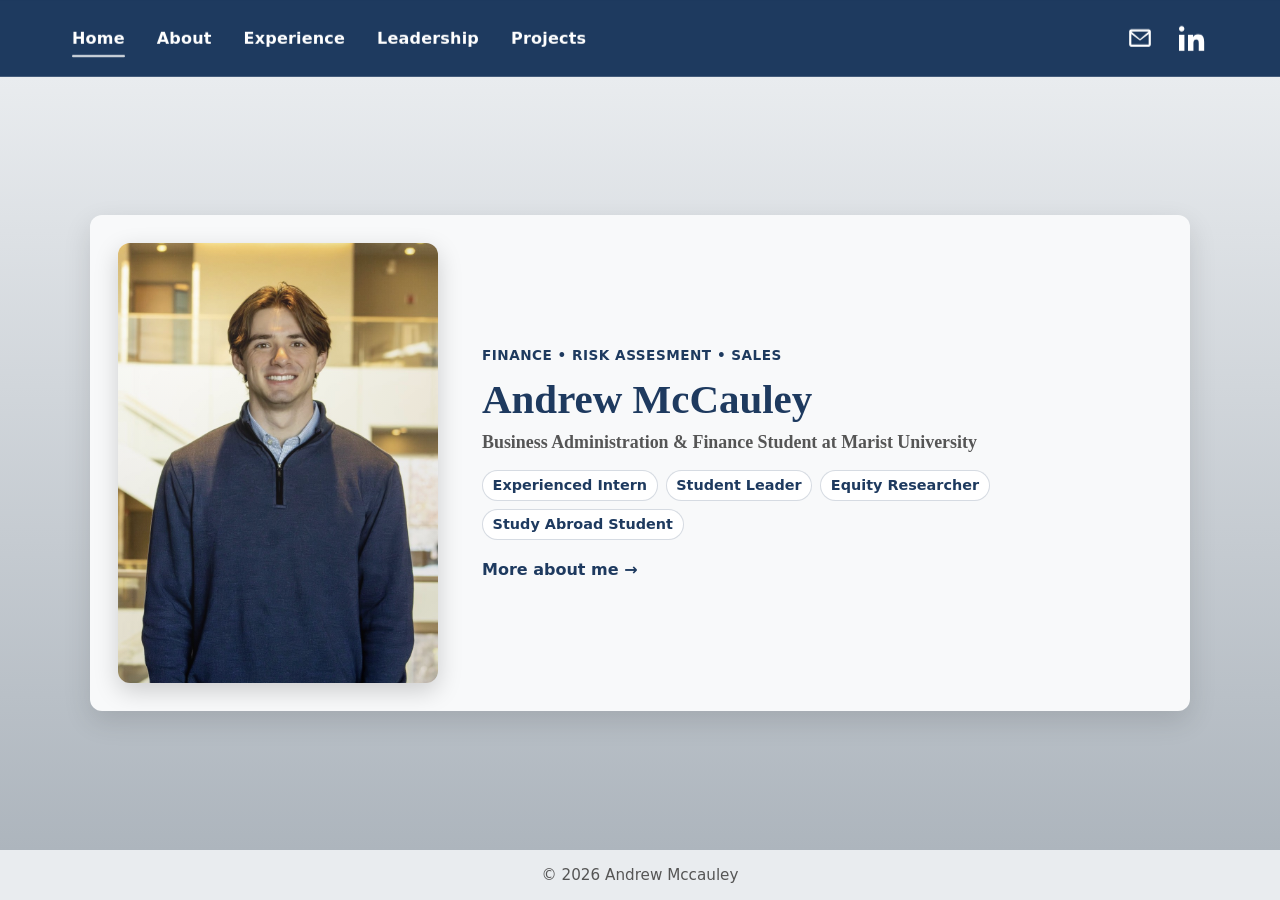
<file: index.html>
<!doctype html>
<html lang="en">
  <head>
    <meta charset="UTF-8" />
    <meta name="viewport" content="width=device-width, initial-scale=1.0" />
    <title>My Site — Andrew McCauley</title>

    <link rel="stylesheet" href="css/style.css" />
  </head>
  <body>
    <!-- Header/Nav -->
    <header id="site-header" aria-label="Primary">
      <nav>
        <div class="nav-left">
          <ul>
            <li><a class="nav-link" href="index.html">Home</a></li>
            <li><a class="nav-link" href="about.html">About</a></li>
            <li><a class="nav-link" href="experience.html">Experience</a></li>
            <li><a class="nav-link" href="leadership.html">Leadership</a></li>
            <li><a class="nav-link" href="projects.html">Projects</a></li>
          </ul>
        </div>
        <div class="nav-right">
          <!-- Email icon -->
          <a
            class="icon-btn"
            href="mailto:Andrew.McCauley1@marist.edu"
            aria-label="Email"
            title="Email"
          >
            <svg viewBox="0 0 24 24">
              <path
                d="M20 4H4c-1.1 0-2 .9-2 2v12c0 1.1.9 2 2 
            2h16c1.1 0 2-.9 2-2V6c0-1.1-.9-2-2-2zm0 
            2v.01L12 13 4 6.01V6h16zM4 18V8.24l7.4 
            5.55c.36.27.84.27 1.2 0L20 
            8.24V18H4z"
              />
            </svg>
          </a>
          <!-- LinkedIn icon -->
          <a
            class="icon-btn"
            href="https://www.linkedin.com/in/andrew-mccauley-b9a352258/"
            target="_blank"
            rel="noopener"
            aria-label="LinkedIn"
            title="LinkedIn"
          >
            <svg viewBox="0 0 24 24">
              <path
                d="M4.98 3.5C4.98 4.88 3.86 6 2.5 6S0 
            4.88 0 3.5 1.12 1 2.5 1 4.98 2.12 4.98 
            3.5zM0 8.98h5V24H0V8.98zM8.48 8.98H13v2.05h.06c.63-1.19 
            2.18-2.45 4.49-2.45 4.8 0 5.68 3.16 5.68 
            7.27V24h-5v-6.87c0-1.64-.03-3.74-2.28-3.74-2.28 
            0-2.63 1.78-2.63 3.62V24h-5V8.98z"
              />
            </svg>
          </a>
        </div>
      </nav>
    </header>

    <!-- Main -->
    <main>
      <section class="reveal-up">
        <div class="hero-card">
          <div class="hero-inner">
            <div class="image-box"></div>

            <div class="text-box">
              <p class="hero-kicker">FINANCE • RISK ASSESMENT • SALES</p>

              <h1>Andrew McCauley</h1>
              <h2>
                Business Administration & Finance Student at Marist University
              </h2>

              <div class="hero-tags">
                <span class="tag">Experienced Intern</span>
                <span class="tag">Student Leader</span>
                <span class="tag">Equity Researcher</span>
                <span class="tag">Study Abroad Student</span>
              </div>

              <a class="text-link" href="about.html">More about me →</a>
            </div>
          </div>
        </div>
      </section>
    </main>

    <!-- Footer -->
    <footer>&copy; 2026 Andrew Mccauley</footer>

    <!-- ============== JS for load animation & active link ============== -->
    <script src="js/main.js"></script>
  </body>
</html>
</file>
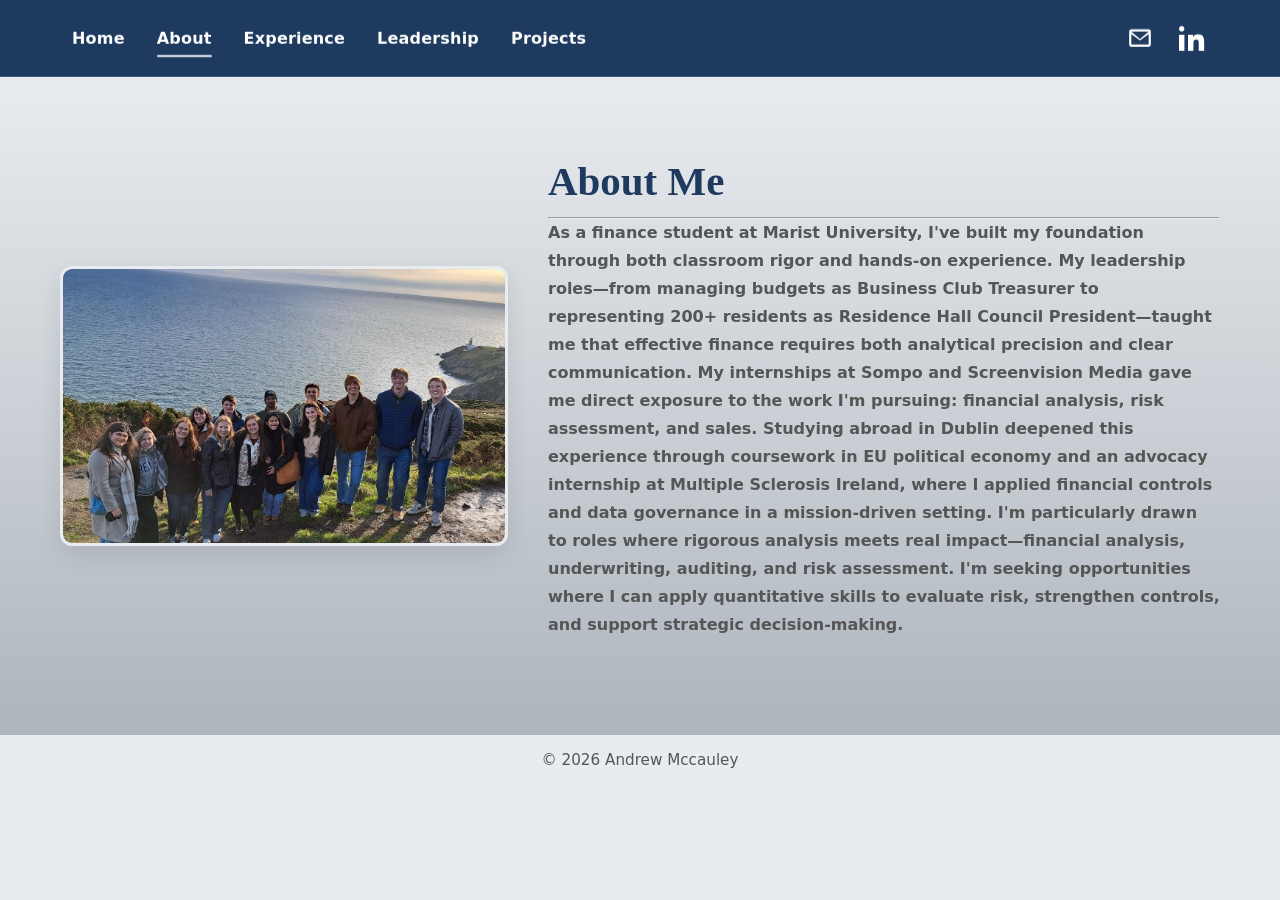
<file: about.html>
<!doctype html>
<html lang="en">
  <head>
    <meta charset="UTF-8" />
    <meta name="viewport" content="width=device-width, initial-scale=1.0" />
    <title>About — Andrew McCauley</title>
    <link rel="stylesheet" href="css/style.css" />
  </head>
  <body>
    <!-- Header/Nav -->
    <header id="site-header" aria-label="Primary">
      <nav>
        <div class="nav-left">
          <ul>
            <li><a class="nav-link" href="index.html">Home</a></li>
            <li><a class="nav-link" href="about.html">About</a></li>
            <li><a class="nav-link" href="experience.html">Experience</a></li>
            <li><a class="nav-link" href="leadership.html">Leadership</a></li>
            <li><a class="nav-link" href="projects.html">Projects</a></li>
          </ul>
        </div>
        <div class="nav-right">
          <!-- Email icon -->
          <a
            class="icon-btn"
            href="mailto:youremail@example.com"
            aria-label="Email"
            title="Email"
          >
            <svg viewBox="0 0 24 24">
              <path
                d="M20 4H4c-1.1 0-2 .9-2 2v12c0 1.1.9 2 2 
            2h16c1.1 0 2-.9 2-2V6c0-1.1-.9-2-2-2zm0 
            2v.01L12 13 4 6.01V6h16zM4 18V8.24l7.4 
            5.55c.36.27.84.27 1.2 0L20 8.24V18H4z"
              />
            </svg>
          </a>
          <!-- LinkedIn icon -->
          <a
            class="icon-btn"
            href="https://www.linkedin.com/in/andrew-mccauley-b9a352258/"
            target="_blank"
            rel="noopener"
            aria-label="LinkedIn"
            title="LinkedIn"
          >
            <svg viewBox="0 0 24 24">
              <path
                d="M4.98 3.5C4.98 4.88 3.86 6 2.5 
            6S0 4.88 0 3.5 1.12 1 2.5 1 4.98 2.12 4.98 
            3.5zM0 8.98h5V24H0V8.98zM8.48 8.98H13v2.05h.06c.63-1.19 
            2.18-2.45 4.49-2.45 4.8 0 5.68 3.16 5.68 7.27V24h-5v-6.87c0-1.64-.03-3.74-2.28-3.74-2.28 
            0-2.63 1.78-2.63 3.62V24h-5V8.98z"
              />
            </svg>
          </a>
        </div>
      </nav>
    </header>

    <!-- Main -->
    <section class="about-text reveal-up">
      <main>
        <!-- Rotating Photos -->
        <div class="about-wrap">
          <div class="about-photo reveal-up">
            <img
              src="images/About-Img.jpg"
              alt="Portrait of Andrew McCauley"
              class="about-slide active"
            />
            <img
              src="images/About-Img2.jpeg"
              alt="ScreenVision Media event photo"
              class="about-slide"
            />
            <img
              src="images/About-Img3.jpeg"
              alt="Andrew McCauley candid photo"
              class="about-slide"
            />
          </div>

          <section class="about-text reveal-up">
            <h1>About Me</h1>
            <hr />
            <p>
              <b>
                As a finance student at Marist University, I've built my
                foundation through both classroom rigor and hands-on experience.
                My leadership roles—from managing budgets as Business Club
                Treasurer to representing 200+ residents as Residence Hall
                Council President—taught me that effective finance requires both
                analytical precision and clear communication. My internships at
                Sompo and Screenvision Media gave me direct exposure to the work
                I'm pursuing: financial analysis, risk assessment, and sales.
                Studying abroad in Dublin deepened this experience through
                coursework in EU political economy and an advocacy internship at
                Multiple Sclerosis Ireland, where I applied financial controls
                and data governance in a mission-driven setting. I'm
                particularly drawn to roles where rigorous analysis meets real
                impact—financial analysis, underwriting, auditing, and risk
                assessment. I'm seeking opportunities where I can apply
                quantitative skills to evaluate risk, strengthen controls, and
                support strategic decision-making.
              </b>
            </p>
          </section>
        </div>
      </main>
    </section>

    <!-- Footer -->
    <footer>&copy; 2026 Andrew Mccauley</footer>

    <script src="js/main.js"></script>
  </body>
</html>
</file>
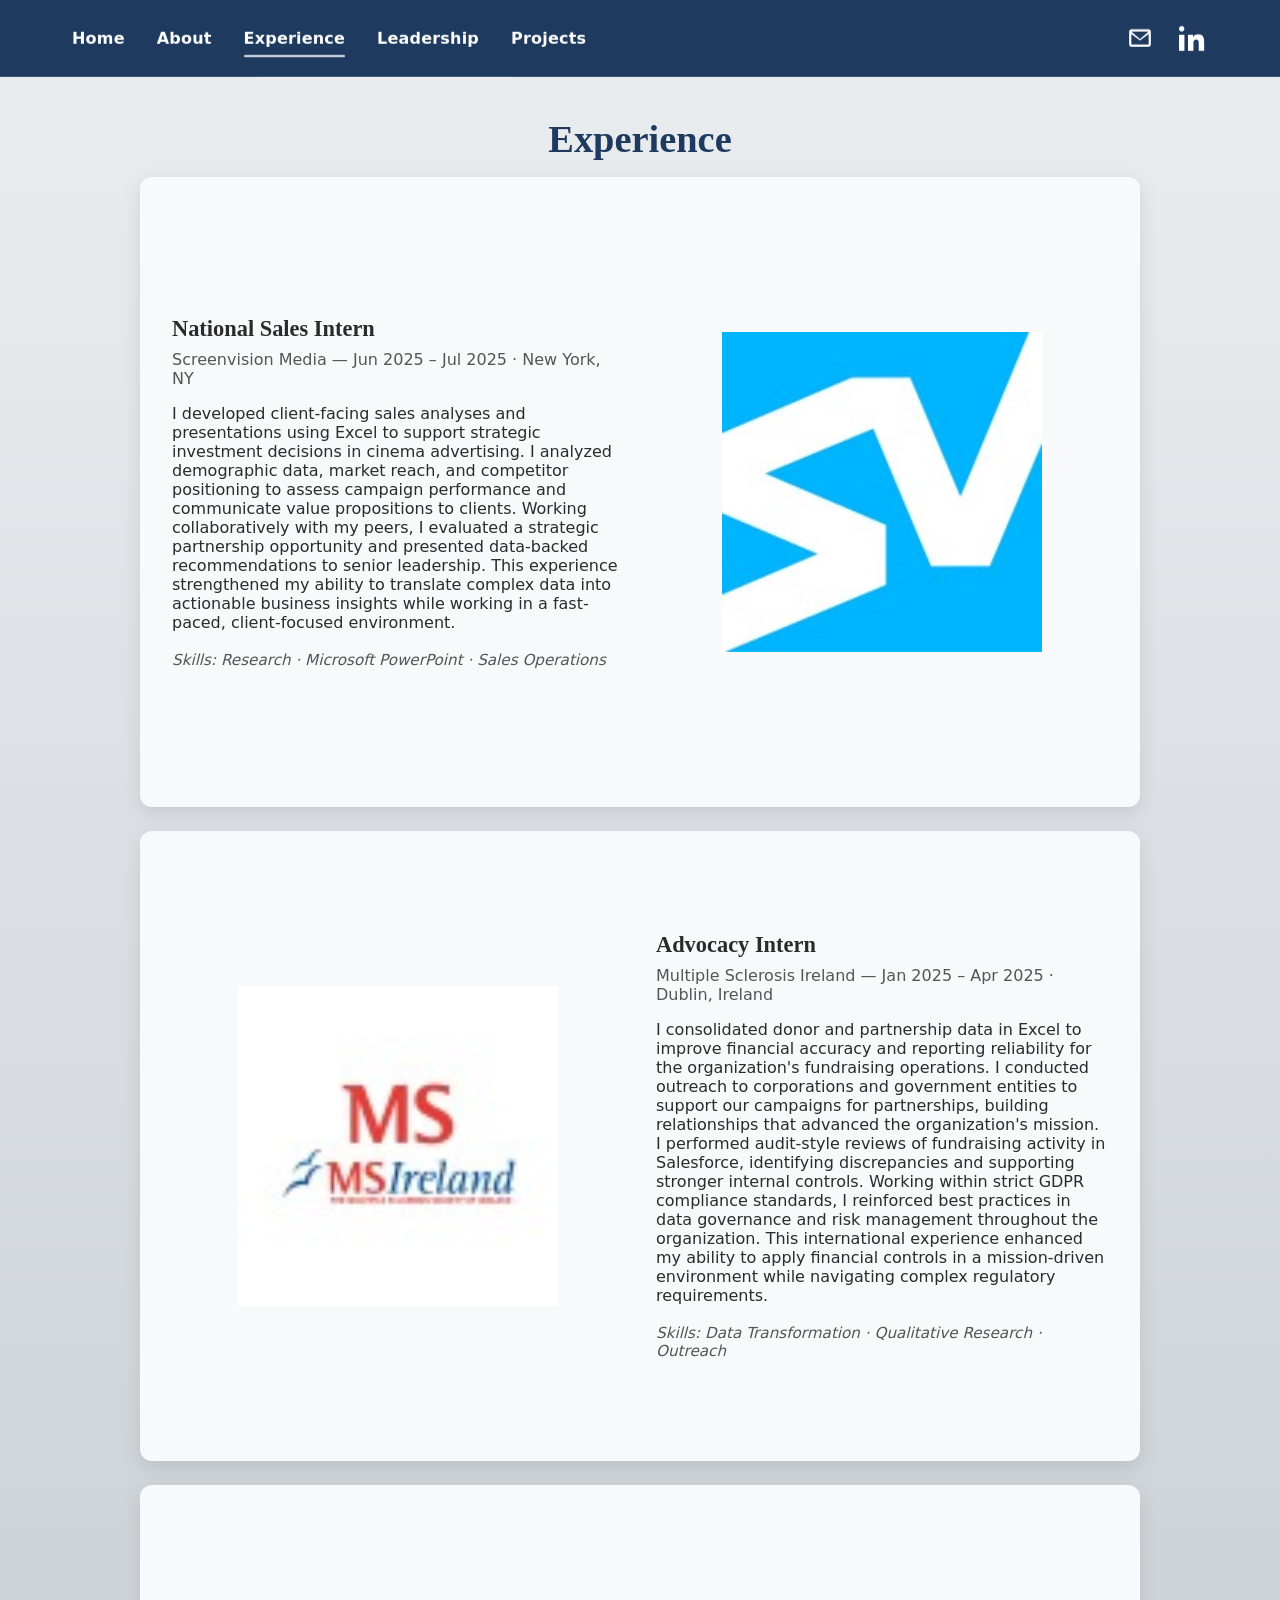
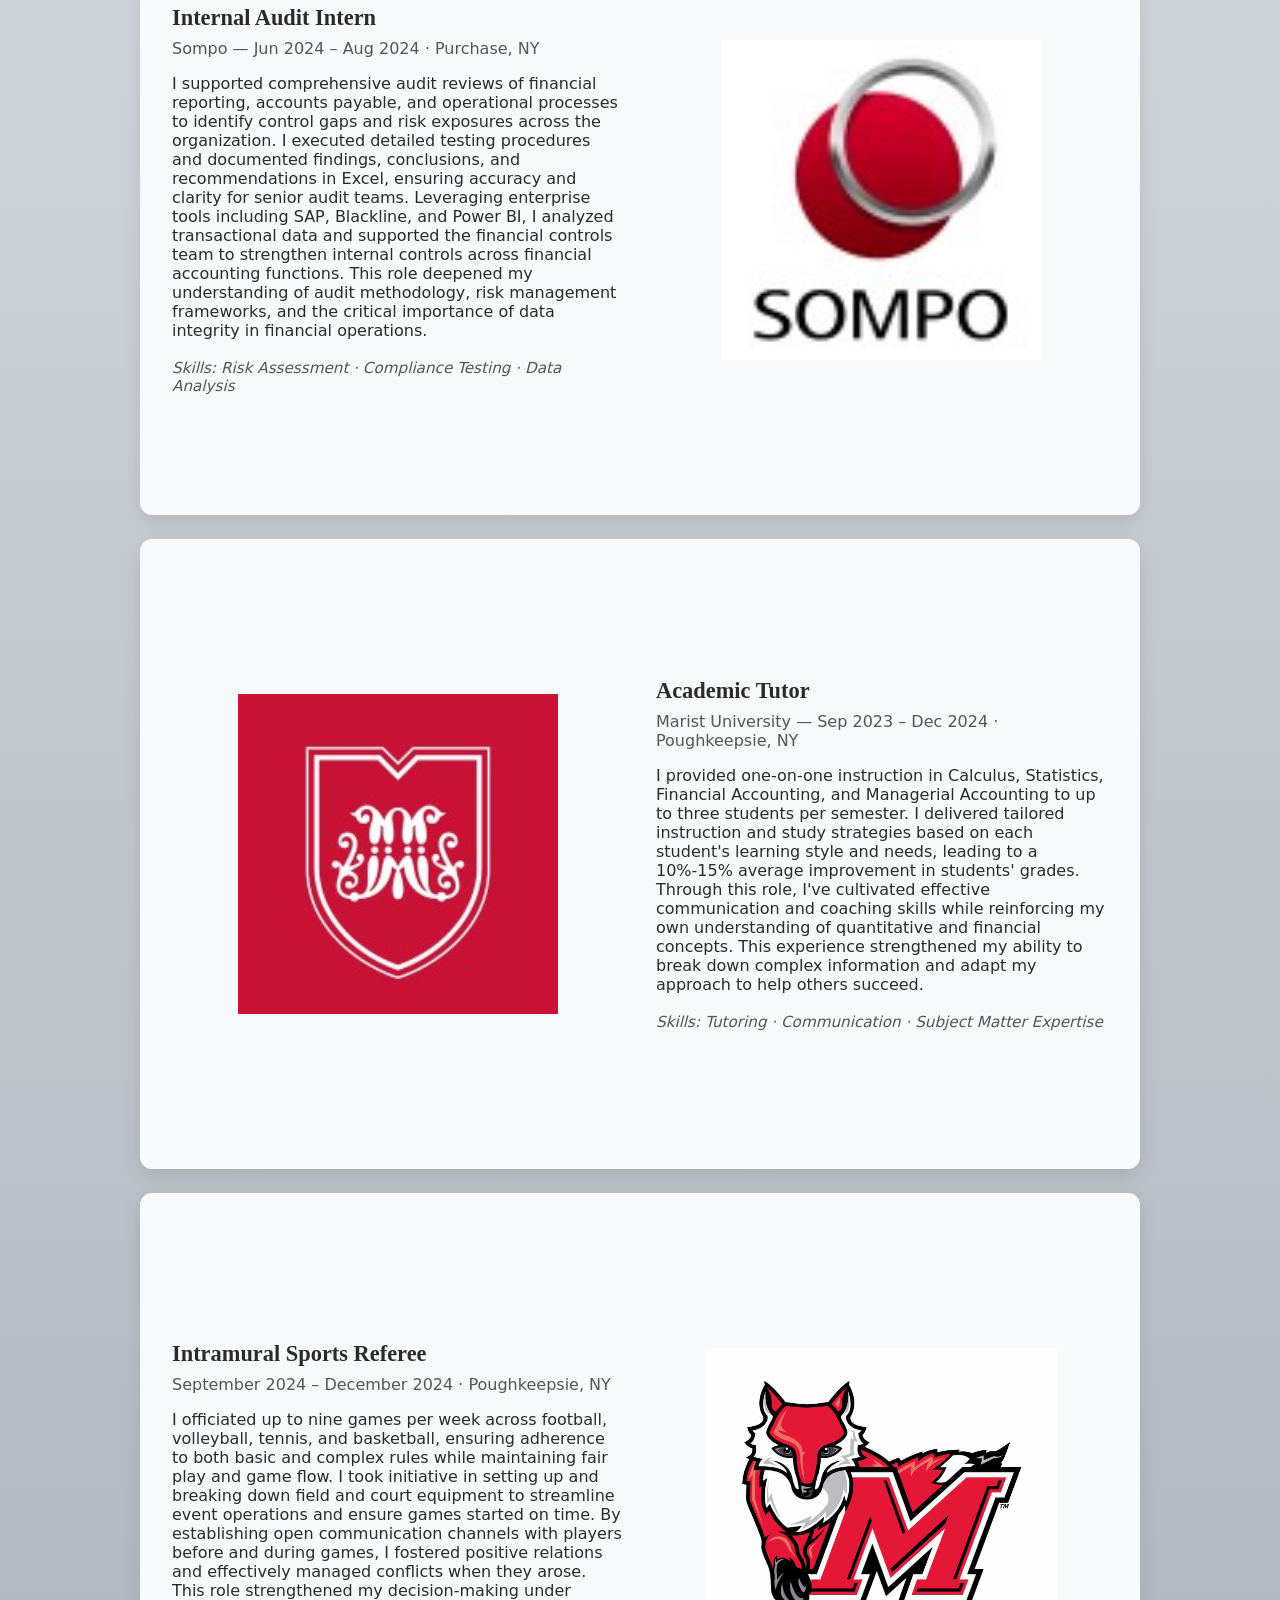
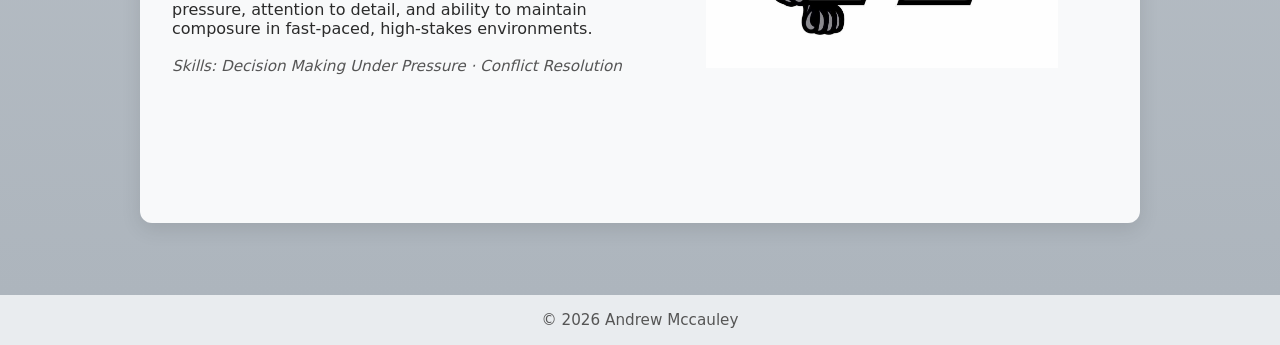
<file: experience.html>
<!doctype html>
<html lang="en">
  <head>
    <meta charset="UTF-8" />
    <meta name="viewport" content="width=device-width, initial-scale=1.0" />
    <title>Experience — Andrew McCauley</title>
    <link rel="stylesheet" href="css/style.css" />
  </head>
  <body>
    <!-- Header/Nav -->
    <header id="site-header" aria-label="Primary">
      <nav>
        <div class="nav-left">
          <ul>
            <li><a class="nav-link" href="index.html">Home</a></li>
            <li><a class="nav-link" href="about.html">About</a></li>
            <li><a class="nav-link" href="experience.html">Experience</a></li>
            <li><a class="nav-link" href="leadership.html">Leadership</a></li>
            <li><a class="nav-link" href="projects.html">Projects</a></li>
          </ul>
        </div>
        <div class="nav-right">
          <!-- Email icon -->
          <a
            class="icon-btn"
            href="mailto:youremail@example.com"
            aria-label="Email"
            title="Email"
          >
            <svg viewBox="0 0 24 24">
              <path
                d="M20 4H4c-1.1 0-2 .9-2 2v12c0 1.1.9 2 2 
            2h16c1.1 0 2-.9 2-2V6c0-1.1-.9-2-2-2zm0 
            2v.01L12 13 4 6.01V6h16zM4 18V8.24l7.4 
            5.55c.36.27.84.27 1.2 0L20 8.24V18H4z"
              />
            </svg>
          </a>
          <!-- LinkedIn icon -->
          <a
            class="icon-btn"
            href="https://www.linkedin.com/in/andrew-mccauley-b9a352258/"
            target="_blank"
            rel="noopener"
            aria-label="LinkedIn"
            title="LinkedIn"
          >
            <svg viewBox="0 0 24 24">
              <path
                d="M4.98 3.5C4.98 4.88 3.86 6 2.5 
            6S0 4.88 0 3.5 1.12 1 2.5 1 4.98 2.12 4.98 
            3.5zM0 8.98h5V24H0V8.98zM8.48 8.98H13v2.05h.06c.63-1.19 
            2.18-2.45 4.49-2.45 4.8 0 5.68 3.16 5.68 7.27V24h-5v-6.87c0-1.64-.03-3.74-2.28-3.74-2.28 
            0-2.63 1.78-2.63 3.62V24h-5V8.98z"
              />
            </svg>
          </a>
        </div>
      </nav>
    </header>

    <!-- Main -->
    <main>
      <section class="exp-wrap">
        <h1 class="exp-title">Experience</h1>

        <!-- Card 1: National Sales Intern, Screenvision Media -->
        <article class="exp-card reveal-up">
          <div class="exp-media">
            <img src="images/ScreenVision.jpg" alt="Screenvision Media logo" />
          </div>
          <div class="exp-content">
            <h2>National Sales Intern</h2>
            <p class="exp-meta">
              Screenvision Media — Jun 2025 – Jul 2025 · New York, NY
            </p>
            <p>
              I developed client-facing sales analyses and presentations using
              Excel to support strategic investment decisions in cinema
              advertising. I analyzed demographic data, market reach, and
              competitor positioning to assess campaign performance and
              communicate value propositions to clients. Working collaboratively
              with my peers, I evaluated a strategic partnership opportunity and
              presented data-backed recommendations to senior leadership. This
              experience strengthened my ability to translate complex data into
              actionable business insights while working in a fast-paced,
              client-focused environment.
            </p>
            <br />
            <p class="exp-skills">
              Skills: Research · Microsoft PowerPoint · Sales Operations
            </p>
          </div>
        </article>

        <!-- Card 2: Advocacy Intern, MS Ireland -->
        <article class="exp-card reveal-up">
          <div class="exp-media">
            <img
              src="images/multiple_sclerosis_ireland.jpg"
              alt="Multiple Sclerosis Ireland logo"
            />
          </div>
          <div class="exp-content">
            <h2>Advocacy Intern</h2>
            <p class="exp-meta">
              Multiple Sclerosis Ireland — Jan 2025 – Apr 2025 · Dublin, Ireland
            </p>
            <p>
              I consolidated donor and partnership data in Excel to improve
              financial accuracy and reporting reliability for the
              organization's fundraising operations. I conducted outreach to
              corporations and government entities to support our campaigns for
              partnerships, building relationships that advanced the
              organization's mission. I performed audit-style reviews of
              fundraising activity in Salesforce, identifying discrepancies and
              supporting stronger internal controls. Working within strict GDPR
              compliance standards, I reinforced best practices in data
              governance and risk management throughout the organization. This
              international experience enhanced my ability to apply financial
              controls in a mission-driven environment while navigating complex
              regulatory requirements.
            </p>
            <br />
            <p class="exp-skills">
              Skills: Data Transformation · Qualitative Research · Outreach
            </p>
          </div>
        </article>

        <!-- Card 3: Internal Audit Intern, Sompo -->
        <article class="exp-card reveal-up">
          <div class="exp-media">
            <img src="images/sompo_international_logo.jpg" alt="Sompo logo" />
          </div>
          <div class="exp-content">
            <h2>Internal Audit Intern</h2>
            <p class="exp-meta">Sompo — Jun 2024 – Aug 2024 · Purchase, NY</p>
            <p>
              I supported comprehensive audit reviews of financial reporting,
              accounts payable, and operational processes to identify control
              gaps and risk exposures across the organization. I executed
              detailed testing procedures and documented findings, conclusions,
              and recommendations in Excel, ensuring accuracy and clarity for
              senior audit teams. Leveraging enterprise tools including SAP,
              Blackline, and Power BI, I analyzed transactional data and
              supported the financial controls team to strengthen internal
              controls across financial accounting functions. This role deepened
              my understanding of audit methodology, risk management frameworks,
              and the critical importance of data integrity in financial
              operations.
            </p>
            <br />
            <p class="exp-skills">
              Skills: Risk Assessment · Compliance Testing · Data Analysis
            </p>
          </div>
        </article>

        <!-- Card 4: Academic Tutor -->
        <article class="exp-card reveal-up">
          <div class="exp-media">
            <img
              src="images/MaristLogo.jpg"
              alt="Marist University Academic Tutoring logo"
            />
          </div>
          <div class="exp-content">
            <h2>Academic Tutor</h2>
            <p class="exp-meta">
              Marist University — Sep 2023 – Dec 2024 · Poughkeepsie, NY
            </p>
            <p>
              I provided one-on-one instruction in Calculus, Statistics,
              Financial Accounting, and Managerial Accounting to up to three
              students per semester. I delivered tailored instruction and study
              strategies based on each student's learning style and needs,
              leading to a 10%-15% average improvement in students' grades.
              Through this role, I've cultivated effective communication and
              coaching skills while reinforcing my own understanding of
              quantitative and financial concepts. This experience strengthened
              my ability to break down complex information and adapt my approach
              to help others succeed.
            </p>
            <br />
            <p class="exp-skills">
              Skills: Tutoring · Communication · Subject Matter Expertise
            </p>
          </div>
        </article>

        <!-- Card 5: Intramural Sports Referee -->
        <article class="exp-card reveal-up">
          <div class="exp-media">
            <img
              src="images/marist-athletics-logo1.jpg"
              alt="Marist Athletics logo"
            />
          </div>
          <div class="exp-content">
            <h2>Intramural Sports Referee</h2>
            <p class="exp-meta">
              September 2024 – December 2024 · Poughkeepsie, NY
            </p>
            <p>
              I officiated up to nine games per week across football,
              volleyball, tennis, and basketball, ensuring adherence to both
              basic and complex rules while maintaining fair play and game flow.
              I took initiative in setting up and breaking down field and court
              equipment to streamline event operations and ensure games started
              on time. By establishing open communication channels with players
              before and during games, I fostered positive relations and
              effectively managed conflicts when they arose. This role
              strengthened my decision-making under pressure, attention to
              detail, and ability to maintain composure in fast-paced,
              high-stakes environments.
            </p>
            <br />
            <p class="exp-skills">
              Skills: Decision Making Under Pressure · Conflict Resolution
            </p>
          </div>
        </article>
      </section>
    </main>

    <!-- Footer -->
    <footer>&copy; 2026 Andrew Mccauley</footer>

    <script src="js/main.js"></script>
  </body>
</html>
</file>
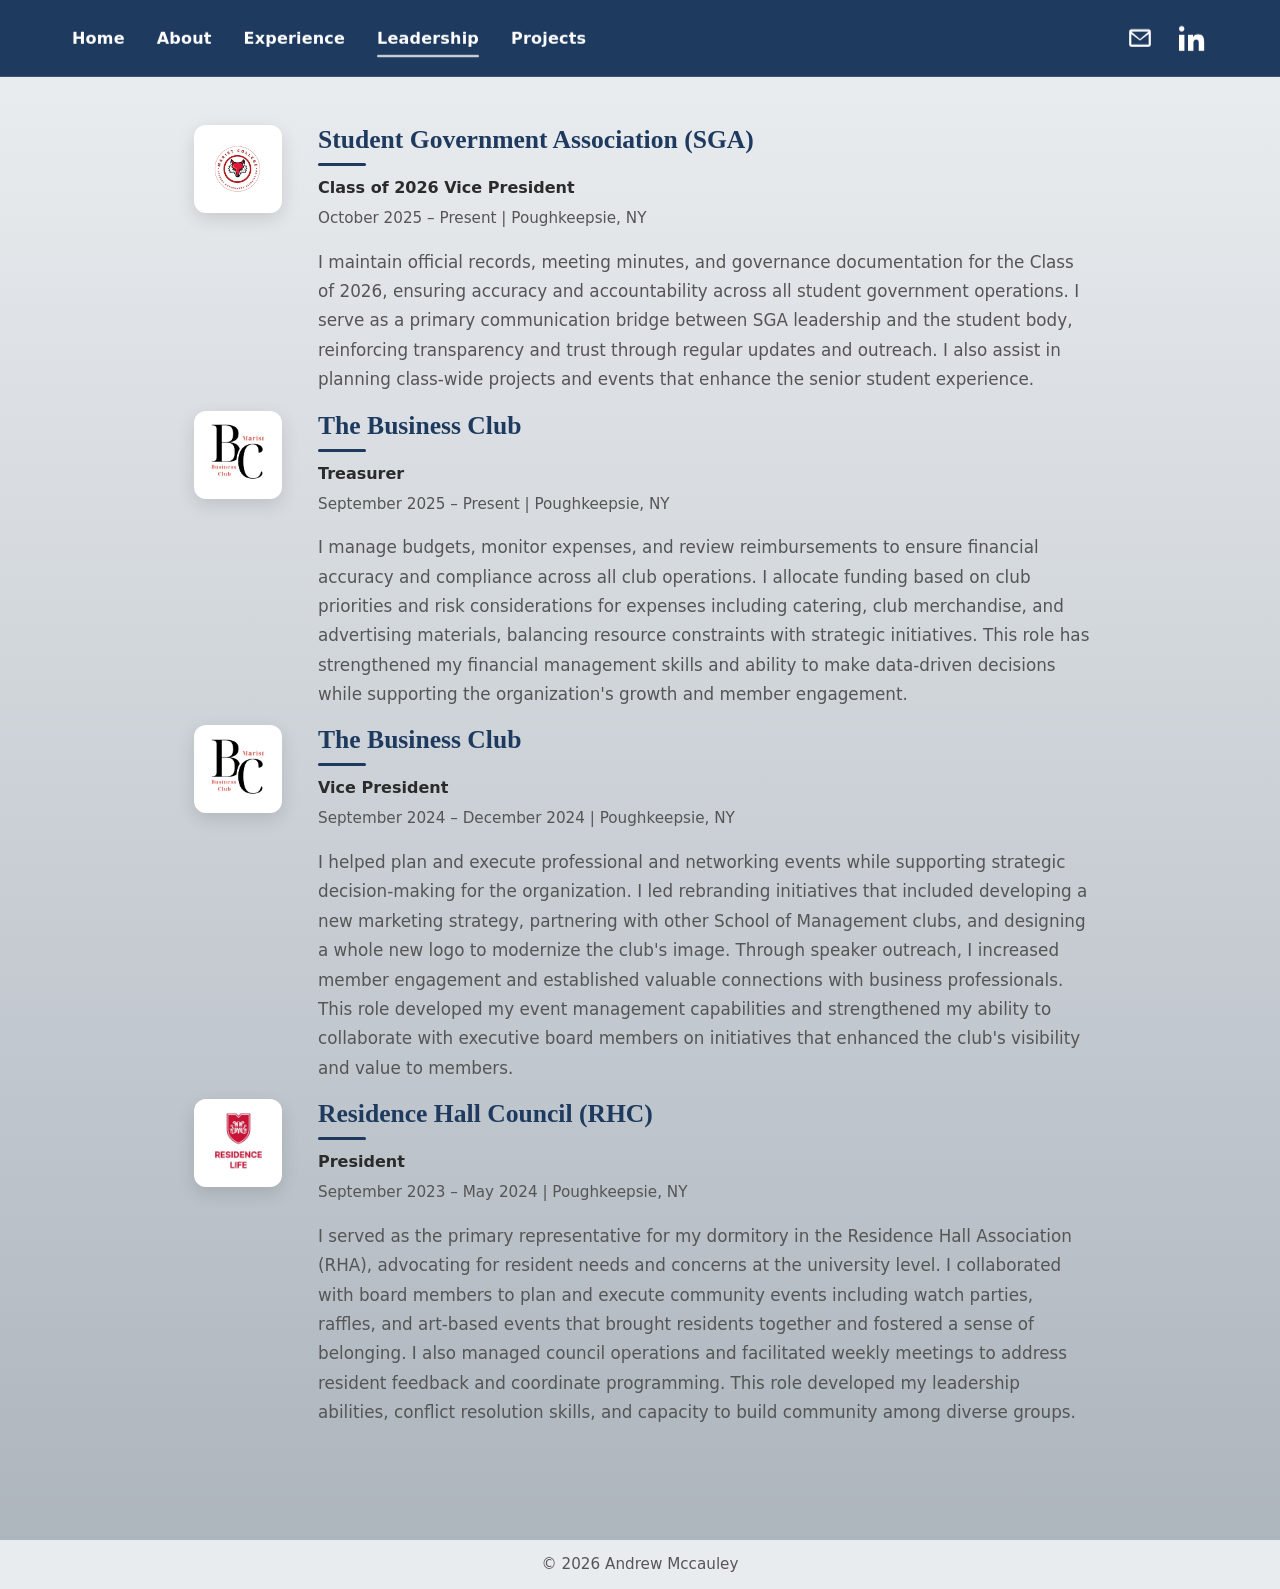
<file: leadership.html>
<!doctype html>
<html lang="en">
  <head>
    <meta charset="UTF-8" />
    <meta name="viewport" content="width=device-width, initial-scale=1.0" />
    <title>Leadership — Andrew McCauley</title>
    <link rel="stylesheet" href="css/style.css" />
  </head>
  <body>
    <!-- Header/Nav -->
    <header id="site-header" aria-label="Primary">
      <nav>
        <div class="nav-left">
          <ul>
            <li><a class="nav-link" href="index.html">Home</a></li>
            <li><a class="nav-link" href="about.html">About</a></li>
            <li><a class="nav-link" href="experience.html">Experience</a></li>
            <li><a class="nav-link" href="leadership.html">Leadership</a></li>
            <li><a class="nav-link" href="projects.html">Projects</a></li>
          </ul>
        </div>
        <div class="nav-right">
          <!-- Email icon -->
          <a
            class="icon-btn"
            href="mailto:youremail@example.com"
            aria-label="Email"
            title="Email"
          >
            <svg viewBox="0 0 24 24">
              <path
                d="M20 4H4c-1.1 0-2 .9-2 2v12c0 1.1.9 2 2 
            2h16c1.1 0 2-.9 2-2V6c0-1.1-.9-2-2-2zm0 
            2v.01L12 13 4 6.01V6h16zM4 18V8.24l7.4 
            5.55c.36.27.84.27 1.2 0L20 8.24V18H4z"
              />
            </svg>
          </a>
          <!-- LinkedIn icon -->
          <a
            class="icon-btn"
            href="https://www.linkedin.com/in/andrew-mccauley-b9a352258/"
            target="_blank"
            rel="noopener"
            aria-label="LinkedIn"
            title="LinkedIn"
          >
            <svg viewBox="0 0 24 24">
              <path
                d="M4.98 3.5C4.98 4.88 3.86 6 2.5 
            6S0 4.88 0 3.5 1.12 1 2.5 1 4.98 2.12 4.98 
            3.5zM0 8.98h5V24H0V8.98zM8.48 8.98H13v2.05h.06c.63-1.19 
            2.18-2.45 4.49-2.45 4.8 0 5.68 3.16 5.68 7.27V24h-5v-6.87c0-1.64-.03-3.74-2.28-3.74-2.28 
            0-2.63 1.78-2.63 3.62V24h-5V8.98z"
              />
            </svg>
          </a>
        </div>
      </nav>
    </header>

    <!-- Main -->
    <section class="about-text reveal-up">
      <main>
        <article class="leadership-item reveal-up">
          <div class="leadership-logo">
            <img src="images/SGAlogo.png" alt="SGA logo" />
          </div>

          <div class="leadership-content">
            <h2>Student Government Association (SGA)</h2>
            <span class="leadership-role">Class of 2026 Vice President</span>

            <p class="leadership-meta">
              October 2025 – Present | Poughkeepsie, NY
            </p>

            <p class="leadership-description">
              I maintain official records, meeting minutes, and governance
              documentation for the Class of 2026, ensuring accuracy and
              accountability across all student government operations. I serve
              as a primary communication bridge between SGA leadership and the
              student body, reinforcing transparency and trust through regular
              updates and outreach. I also assist in planning class-wide
              projects and events that enhance the senior student experience.
            </p>
          </div>
          <div class="leadership-logo">
            <img src="images/logo_business_club.png" alt="Business Club logo" />
          </div>
          <div class="leadership-content">
            <h2>The Business Club</h2>
            <span class="leadership-role">Treasurer</span>

            <p class="leadership-meta">
              September 2025 – Present | Poughkeepsie, NY
            </p>

            <p class="leadership-description">
              I manage budgets, monitor expenses, and review reimbursements to
              ensure financial accuracy and compliance across all club
              operations. I allocate funding based on club priorities and risk
              considerations for expenses including catering, club merchandise,
              and advertising materials, balancing resource constraints with
              strategic initiatives. This role has strengthened my financial
              management skills and ability to make data-driven decisions while
              supporting the organization's growth and member engagement.
            </p>
          </div>
          <div class="leadership-logo">
            <img src="images/logo_business_club.png" alt="Business Club logo" />
          </div>

          <div class="leadership-content">
            <h2>The Business Club</h2>
            <span class="leadership-role">Vice President</span>

            <p class="leadership-meta">
              September 2024 – December 2024 | Poughkeepsie, NY
            </p>

            <p class="leadership-description">
              I helped plan and execute professional and networking events while
              supporting strategic decision-making for the organization. I led
              rebranding initiatives that included developing a new marketing
              strategy, partnering with other School of Management clubs, and
              designing a whole new logo to modernize the club's image. Through
              speaker outreach, I increased member engagement and established
              valuable connections with business professionals. This role
              developed my event management capabilities and strengthened my
              ability to collaborate with executive board members on initiatives
              that enhanced the club's visibility and value to members.
            </p>
          </div>
          <div class="leadership-logo">
            <img src="images/ResLife_Logo.jpg" alt="ResLife logo" />
          </div>

          <div class="leadership-content">
            <h2>Residence Hall Council (RHC)</h2>
            <span class="leadership-role">President</span>

            <p class="leadership-meta">
              September 2023 – May 2024 | Poughkeepsie, NY
            </p>

            <p class="leadership-description">
              I served as the primary representative for my dormitory in the
              Residence Hall Association (RHA), advocating for resident needs
              and concerns at the university level. I collaborated with board
              members to plan and execute community events including watch
              parties, raffles, and art-based events that brought residents
              together and fostered a sense of belonging. I also managed council
              operations and facilitated weekly meetings to address resident
              feedback and coordinate programming. This role developed my
              leadership abilities, conflict resolution skills, and capacity to
              build community among diverse groups.
            </p>
          </div>
        </article>
      </main>
    </section>

    <!-- Footer -->
    <footer>&copy; 2026 Andrew Mccauley</footer>

    <script src="js/main.js"></script>
  </body>
</html>
</file>
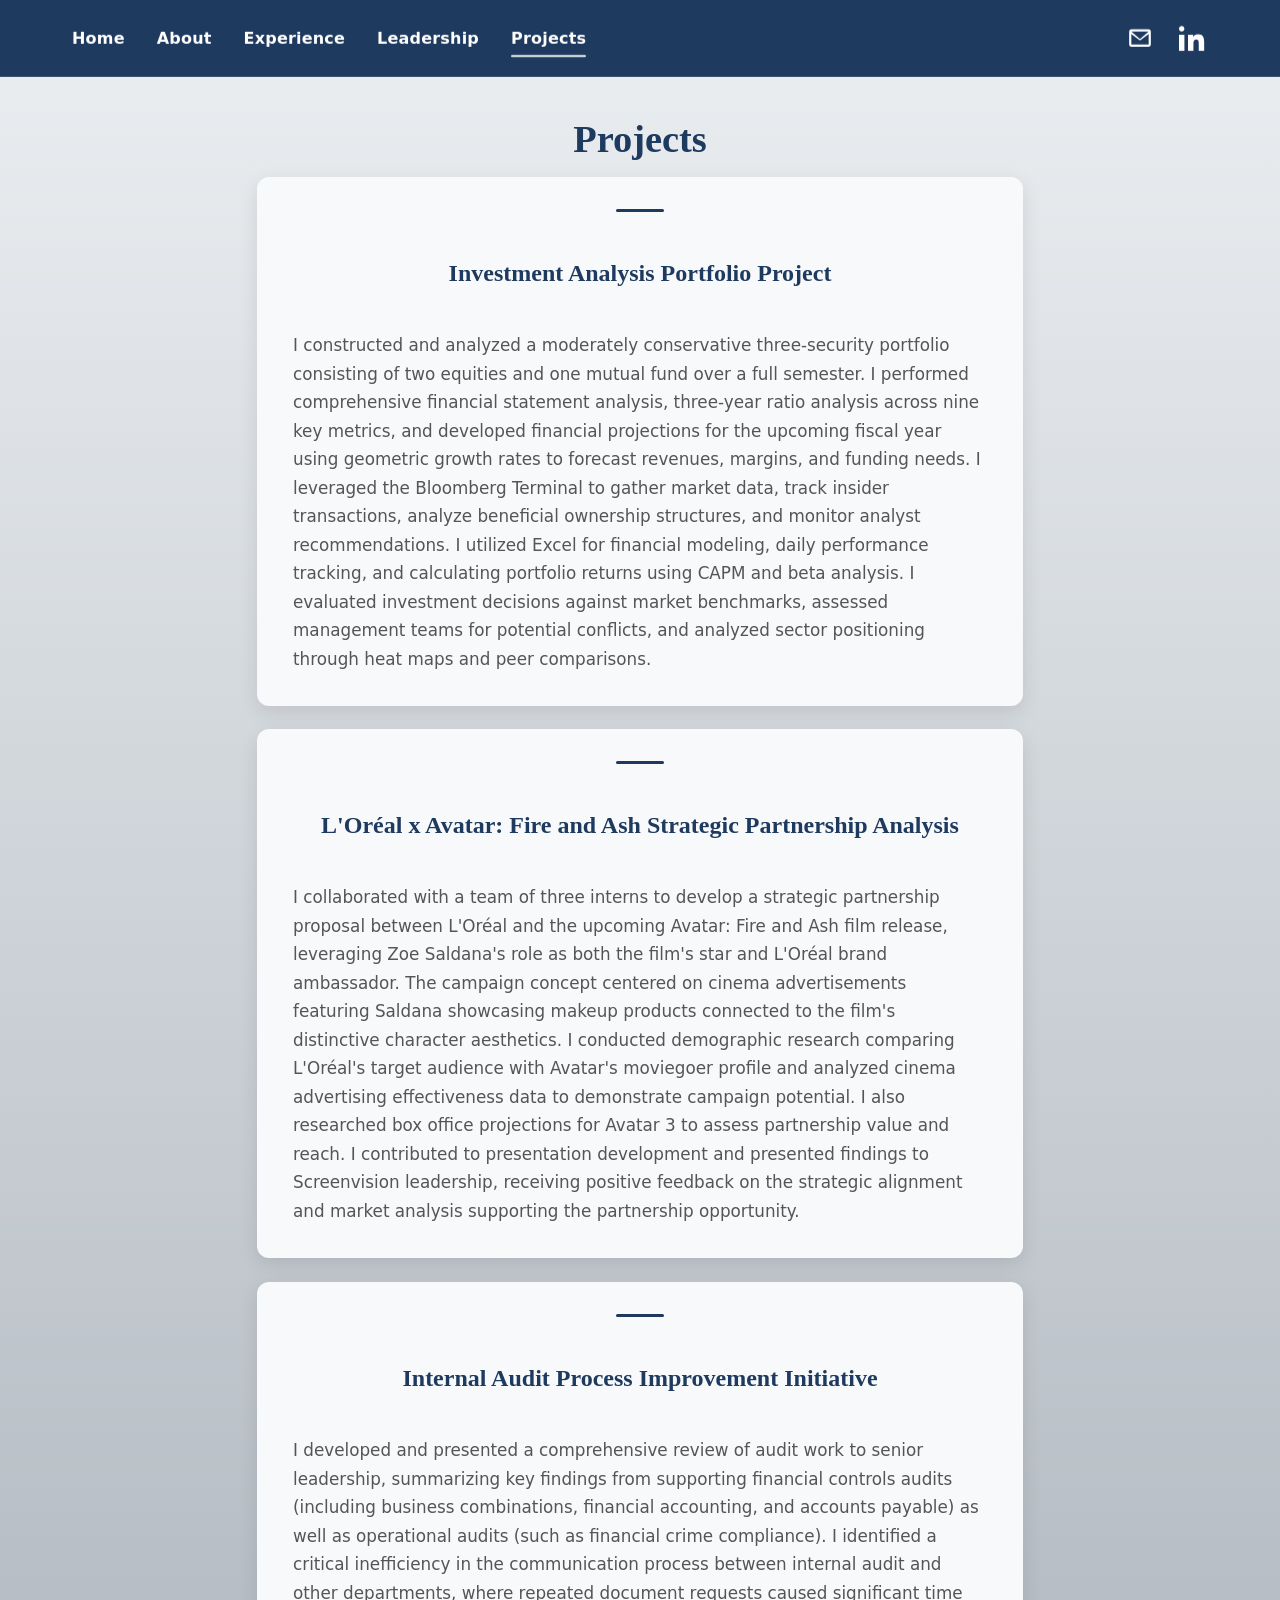
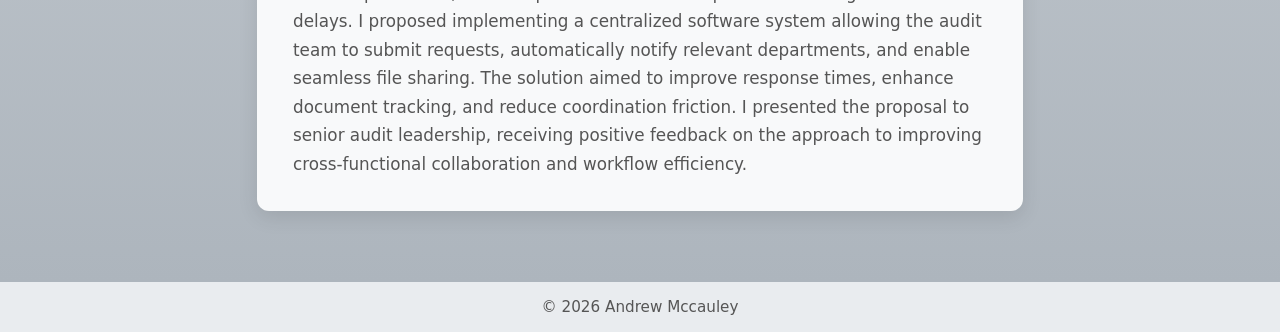
<file: projects.html>
<!doctype html>
<html lang="en">
  <head>
    <meta charset="UTF-8" />
    <meta name="viewport" content="width=device-width, initial-scale=1.0" />
    <title>Projects — Andrew McCauley</title>
    <link rel="stylesheet" href="css/style.css" />
  </head>
  <body>
    <!-- Header/Nav -->
    <header id="site-header" aria-label="Primary">
      <nav>
        <div class="nav-left">
          <ul>
            <li><a class="nav-link" href="index.html">Home</a></li>
            <li><a class="nav-link" href="about.html">About</a></li>
            <li><a class="nav-link" href="experience.html">Experience</a></li>
            <li><a class="nav-link" href="leadership.html">Leadership</a></li>
            <li><a class="nav-link" href="projects.html">Projects</a></li>
          </ul>
        </div>
        <div class="nav-right">
          <!-- Email icon -->
          <a
            class="icon-btn"
            href="mailto:youremail@example.com"
            aria-label="Email"
            title="Email"
          >
            <svg viewBox="0 0 24 24">
              <path
                d="M20 4H4c-1.1 0-2 .9-2 2v12c0 1.1.9 2 2 
            2h16c1.1 0 2-.9 2-2V6c0-1.1-.9-2-2-2zm0 
            2v.01L12 13 4 6.01V6h16zM4 18V8.24l7.4 
            5.55c.36.27.84.27 1.2 0L20 8.24V18H4z"
              />
            </svg>
          </a>
          <!-- LinkedIn icon -->
          <a
            class="icon-btn"
            href="https://www.linkedin.com/in/andrew-mccauley-b9a352258/"
            target="_blank"
            rel="noopener"
            aria-label="LinkedIn"
            title="LinkedIn"
          >
            <svg viewBox="0 0 24 24">
              <path
                d="M4.98 3.5C4.98 4.88 3.86 6 2.5 
            6S0 4.88 0 3.5 1.12 1 2.5 1 4.98 2.12 4.98 
            3.5zM0 8.98h5V24H0V8.98zM8.48 8.98H13v2.05h.06c.63-1.19 
            2.18-2.45 4.49-2.45 4.8 0 5.68 3.16 5.68 7.27V24h-5v-6.87c0-1.64-.03-3.74-2.28-3.74-2.28 
            0-2.63 1.78-2.63 3.62V24h-5V8.98z"
              />
            </svg>
          </a>
        </div>
      </nav>
    </header>

    <!-- Main -->
    <main>
      <section class="exp-wrap">
        <h1 class="exp-title">Projects</h1>

        <article class="exp-card project-card reveal-up">
          <h2>Investment Analysis Portfolio Project</h2>
          <p>
            I constructed and analyzed a moderately conservative three-security
            portfolio consisting of two equities and one mutual fund over a full
            semester. I performed comprehensive financial statement analysis,
            three-year ratio analysis across nine key metrics, and developed
            financial projections for the upcoming fiscal year using geometric
            growth rates to forecast revenues, margins, and funding needs. I
            leveraged the Bloomberg Terminal to gather market data, track
            insider transactions, analyze beneficial ownership structures, and
            monitor analyst recommendations. I utilized Excel for financial
            modeling, daily performance tracking, and calculating portfolio
            returns using CAPM and beta analysis. I evaluated investment
            decisions against market benchmarks, assessed management teams for
            potential conflicts, and analyzed sector positioning through heat
            maps and peer comparisons.
          </p>
        </article>

        <article class="exp-card project-card reveal-up">
          <h2>L'Oréal x Avatar: Fire and Ash Strategic Partnership Analysis</h2>
          <p>
            I collaborated with a team of three interns to develop a strategic
            partnership proposal between L'Oréal and the upcoming Avatar: Fire
            and Ash film release, leveraging Zoe Saldana's role as both the
            film's star and L'Oréal brand ambassador. The campaign concept
            centered on cinema advertisements featuring Saldana showcasing
            makeup products connected to the film's distinctive character
            aesthetics. I conducted demographic research comparing L'Oréal's
            target audience with Avatar's moviegoer profile and analyzed cinema
            advertising effectiveness data to demonstrate campaign potential. I
            also researched box office projections for Avatar 3 to assess
            partnership value and reach. I contributed to presentation
            development and presented findings to Screenvision leadership,
            receiving positive feedback on the strategic alignment and market
            analysis supporting the partnership opportunity.
          </p>
        </article>
        <article class="exp-card project-card reveal-up">
          <h2>Internal Audit Process Improvement Initiative</h2>
          <p>
            I developed and presented a comprehensive review of audit work to
            senior leadership, summarizing key findings from supporting
            financial controls audits (including business combinations,
            financial accounting, and accounts payable) as well as operational
            audits (such as financial crime compliance). I identified a critical
            inefficiency in the communication process between internal audit and
            other departments, where repeated document requests caused
            significant time delays. I proposed implementing a centralized
            software system allowing the audit team to submit requests,
            automatically notify relevant departments, and enable seamless file
            sharing. The solution aimed to improve response times, enhance
            document tracking, and reduce coordination friction. I presented the
            proposal to senior audit leadership, receiving positive feedback on
            the approach to improving cross-functional collaboration and
            workflow efficiency.
          </p>
        </article>
      </section>
    </main>

    <!-- Footer -->
    <footer>&copy; 2026 Andrew Mccauley</footer>

    <script src="js/main.js"></script>
  </body>
</html>
</file>
<file: css/style.css>
/* ============== Reset & Base ============== */
* {
  box-sizing: border-box;
  margin: 0;
  padding: 0;
}
:root {
  --blue: #1e3a5f;          /* deep navy blue */
  --blue-200: #2c4a73;      /* lighter accent blue */
  --tan: #e9ecef;           /* replaced with soft cool grey */
  --grey-50: #f8f9fa;       /* very light grey */
  --grey-100: #e9ecef;      /* light grey */
  --grey-300: #adb5bd;      /* medium grey */
  --text: #2b2b2b;          /* dark grey text */
  --muted: #555;            /* muted grey text */
  --radius: 12px;
  --nav-pad-y: 1.4rem;
  --nav-pad-x: 2rem;
  --underline-thickness: 2px;
  --focus-ring: 0 0 0 3px rgba(30, 58, 95, 0.45); /* blue-tinted */
  --transition-fast: 150ms;
  --transition-med: 600ms;
}

body {
  font-family: system-ui, -apple-system, Segoe UI, Roboto, Arial, sans-serif;
  background: var(--grey-100);
  color: var(--text);
  min-height: 100vh;
  display: flex;
  flex-direction: column;
}

/* ============== Header / Nav ============== */
header {
  background: var(--blue);
  position: static;
  top: 0;
  z-index: 1000;

  transform: translateY(-100%);
  transition: transform 1s cubic-bezier(0.25, 0.8, 0.25, 1);
  will-change: transform;
}
header.is-visible {
  transform: translateY(0);
}

@media (prefers-reduced-motion: reduce) {
  header {
    transform: none !important;
    transition: none !important;
  }
  a,
  .nav-right a svg {
    transition: none !important;
  }
}

nav {
  padding: var(--nav-pad-y) var(--nav-pad-x);
  display: flex;
  justify-content: space-between;
  align-items: center;
  max-width: 1200px;
  margin: 0 auto;
  width: 100%;
}

.nav-left ul {
  list-style: none;
  display: flex;
  gap: 2rem;
}

.nav-link {
  position: relative;
  text-decoration: none;
  color: #fff;
  font-weight: 700;
  letter-spacing: 0.2px;
  display: inline-flex;
  align-items: center;
  padding: 0.2rem 0;
  transition: transform var(--transition-fast) ease,
    opacity var(--transition-fast) ease;
}
.nav-link::after {
  content: "";
  position: absolute;
  left: 0;
  bottom: -6px;
  width: 0%;
  height: var(--underline-thickness);
  background: #fff;
  opacity: 0.9;
  transition: width var(--transition-med) ease;
  border-radius: 2px;
}
.nav-link:hover,
.nav-link:focus-visible {
  transform: translateY(-1px);
  opacity: 0.95;
}
.nav-link:hover::after,
.nav-link:focus-visible::after {
  width: 100%;
}
.nav-link[aria-current="page"],
.nav-link.active {
  opacity: 1;
}
.nav-link[aria-current="page"]::after,
.nav-link.active::after {
  width: 100%;
  background: #fff;
}

/* Right-side icons */
.nav-right {
  display: flex;
  align-items: center;
  gap: 1.25rem;
}
.icon-btn {
  display: inline-flex;
  align-items: center;
  justify-content: center;
  width: 32px;
  height: 32px;
  border-radius: 8px;
  outline: none;
  transition: transform var(--transition-fast) ease,
    background var(--transition-fast) ease;
  color: #fff;
}
.icon-btn:hover{
  transform: translateY(-1px);
  background: var(--blue-200);
  box-shadow: var(--focus-ring);
}

.icon-btn svg {
  width: 26px;
  height: 26px;
  display: block;
  fill: currentColor;
}

/* ============== Main (Index) ============== */
main {
  flex: 1;
  display: flex;
  align-items: center;
  justify-content: center;
  padding: 3rem 1.25rem;
  background: linear-gradient(180deg, var(--grey-100), var(--grey-300));
}

/* ===== Unified Hero Card ===== */
.hero-card {
  background: #fff;
  border-radius: var(--radius);
  box-shadow: 0 18px 45px rgba(0, 0, 0, 0.15);
  padding: 2rem;
  max-width: 1100px;
  width: 100%;
  margin: 0 auto;
}

/* Inner layout: image + content */
.hero-inner {
  display: grid;
  grid-template-columns: 320px 1fr;
  gap: 2.75rem;
  align-items: center;
}

/* ===== Image ===== */
.image-box {
  height: 440px;
  width: 100%;
  background: url("../images/PersonalPicture.jpg") center/cover no-repeat;
  border-radius: var(--radius);
  box-shadow: 0 8px 24px rgba(0, 0, 0, 0.18);
  position: relative;
  overflow: hidden;
}

.image-box::after {
  content: "";
  position: absolute;
  inset: 0;
  pointer-events: none;
  background: radial-gradient(
    circle at 20% 10%,
    rgba(255, 255, 255, 0.12),
    rgba(0, 0, 0, 0.12)
  );
}

/* ===== Text ===== */
.hero-kicker {
  color: var(--blue);
  font-weight: 800;
  letter-spacing: 0.6px;
  text-transform: uppercase;
  font-size: 0.85rem;
  margin-bottom: 0.75rem;
}

.text-box h1 {
  color: var(--blue);
  font-size: clamp(2.1rem, 3.2vw, 2.8rem);
  margin-bottom: 0.35rem;
  font-family: "Lucida Bright", serif;
}

.text-box h2 {
  color: var(--muted);
  font-weight: 600;
  font-size: 1.15rem;
  line-height: 1.4;
  margin-bottom: 1.4rem;
  font-family: "Lucida Bright", serif;
}

/* ===== Tags ===== */
.hero-tags {
  display: flex;
  flex-wrap: wrap;
  gap: 0.6rem;
  margin-bottom: 1.6rem;
}

.tag {
  background: #fff;
  border: 1px solid rgba(30, 58, 95, 0.22);
  color: var(--blue);
  font-weight: 650;
  padding: 0.45rem 0.65rem;
  border-radius: 999px;
  font-size: 0.9rem;
}

/* ===== Buttons ===== */
.hero-actions {
  display: flex;
  flex-wrap: wrap;
  gap: 0.75rem;
  margin-bottom: 1rem;
}

.btn {
  text-decoration: none;
  display: inline-flex;
  align-items: center;
  justify-content: center;
  padding: 0.8rem 1.15rem;
  border-radius: 10px;
  font-weight: 800;
  transition: transform var(--transition-fast) ease,
    box-shadow var(--transition-fast) ease,
    background var(--transition-fast) ease;
}

.btn-primary {
  background: var(--blue);
  color: #fff;
}
.btn-primary:hover {
  transform: translateY(-1px);
  background: var(--blue-200);
}

.btn-ghost {
  background: transparent;
  color: var(--blue);
  border: 1px solid rgba(30, 58, 95, 0.25);
}
.btn-ghost:hover {
  transform: translateY(-1px);
  background: rgba(30, 58, 95, 0.08);
}

/* ===== Footer Link ===== */
.text-link {
  color: var(--blue);
  font-weight: 800;
  text-decoration: none;
}
.text-link:hover {
  text-decoration: underline;
}

/* ===== Mobile ===== */
@media (max-width: 900px) {
  .hero-card {
    padding: 1.5rem;
  }

  .hero-inner {
    grid-template-columns: 1fr;
    text-align: center;
  }

  .image-box {
    max-width: 320px;
    height: 360px;
    margin: 0 auto;
  }

  .hero-actions {
    justify-content: center;
  }

  .hero-tags {
    justify-content: center;
  }
}


/* Right-side card */
.hero-card {
  background: var(--grey-50);
  border-radius: var(--radius);
  padding: 1.75rem 1.75rem;
  box-shadow: 0 10px 28px rgba(0, 0, 0, 0.12);
  display: flex;
  flex-direction: column;
  justify-content: center;
}

.hero-kicker {
  color: var(--blue);
  font-weight: 800;
  letter-spacing: 0.5px;
  text-transform: uppercase;
  font-size: 0.85rem;
  margin-bottom: 0.75rem;
}

.hero-card h1 {
  color: var(--blue);
  font-size: clamp(2rem, 3.2vw, 2.7rem);
  margin-bottom: 0.4rem;
}

.hero-card h2 {
  color: var(--muted);
  font-weight: 650;
  font-size: clamp(1.05rem, 1.4vw, 1.25rem);
  line-height: 1.35;
  margin-bottom: 1rem;
}

.hero-blurb {
  color: var(--muted);
  line-height: 1.75;
  background: var(--grey-100);
  padding: 1rem 1.1rem;
  border-radius: var(--radius);
  margin-bottom: 1.1rem;
}

.hero-tags {
  display: flex;
  flex-wrap: wrap;
  gap: 0.5rem;
  margin-bottom: 1.25rem;
}

.tag {
  background: #fff;
  border: 1px solid rgba(30, 58, 95, 0.18);
  color: var(--blue);
  font-weight: 650;
  padding: 0.4rem 0.6rem;
  border-radius: 999px;
  font-size: 0.9rem;
}

.hero-actions {
  display: flex;
  flex-wrap: wrap;
  gap: 0.75rem;
  margin-top: 0.25rem;
}

.btn {
  text-decoration: none;
  display: inline-flex;
  align-items: center;
  justify-content: center;
  padding: 0.75rem 1rem;
  border-radius: 10px;
  font-weight: 800;
  transition: transform var(--transition-fast) ease,
    box-shadow var(--transition-fast) ease,
    background var(--transition-fast) ease,
    color var(--transition-fast) ease;
  outline: none;
}

.btn:focus-visible {
  box-shadow: var(--focus-ring);
}

.btn-primary {
  background: var(--blue);
  color: #fff;
  border: 1px solid rgba(0, 0, 0, 0.08);
}
.btn-primary:hover {
  transform: translateY(-1px);
  background: var(--blue-200);
}

.btn-ghost {
  background: transparent;
  color: var(--blue);
  border: 1px solid rgba(30, 58, 95, 0.22);
}
.btn-ghost:hover {
  transform: translateY(-1px);
  background: rgba(30, 58, 95, 0.08);
}

.hero-links {
  margin-top: 1rem;
}

.text-link {
  color: var(--blue);
  font-weight: 800;
  text-decoration: none;
}
.text-link:hover,
.text-link:focus-visible {
  text-decoration: underline;
}

@media (max-width: 860px) {
  .hero-card {
    padding: 1.25rem;
  }
  .hero-actions {
    justify-content: center;
  }
}

/* ===== Existing responsive rules ===== */
@media (max-width: 860px) {
  .container {
    grid-template-columns: 1fr;
  }
  .image-box {
    min-height: 320px;
  }
  nav {
    gap: 1rem;
  }
  .nav-left ul {
    gap: 1.25rem;
  }
}

/* ============== About page layout ============== */
/* About page: nav should scroll away (not sticky) */

.about-wrap {
  display: grid;
  grid-template-columns: 1.2fr 1.8fr; /* wider photo, balanced text */
  gap: 2.5rem;
  max-width: 1200px;
  width: 100%;
  margin: 0 auto;
  padding: 2rem 1.25rem;
  align-items: center;
}

/* ===== Landscape rotating photo frame ===== */
.about-photo {
  position: relative;
  overflow: hidden;
  border-radius: var(--radius);
  background: var(--tan);
  padding: 0.75rem;
  box-shadow: 0 8px 24px rgba(0, 0, 0, 0.1);
  border: 3px solid var(--grey-100);

  width: 100%;
  max-width: 520px;     /* optional but helps layout */
  aspect-ratio: 16 / 10;
  min-height: 260px;    /* ensures real height */
}


.about-slide {
  position: absolute;
  inset: 0;
  width: 100%;
  height: 100%;

  object-fit: cover;          /* fills the frame */
  object-position: center;    /* crop from center */

  border-radius: calc(var(--radius) - 4px);
  opacity: 0;
  transition: opacity 1s ease;
}

/* Visible image */
.about-slide.active {
  opacity: 1;
}

.about-text h1 {
  color: var(--blue);
  font-size: clamp(1.9rem, 3.2vw, 2.6rem);
  margin-bottom: 0.75rem;
  font-family: "Lucida Bright", serif;
}

.about-text h2 {
  color: var(--blue);
  margin-bottom: 0.75rem;
  font-family: "Lucida Bright", serif;
}
.about-text p {
  color: var(--muted);
  line-height: 1.75;
  margin-bottom: 1rem;
}
.about-text .accent {
  background: var(--tan);
  padding: 1rem 1.25rem;
  border-radius: var(--radius);
  margin-bottom: 1rem;
}
.about-text ul {
  margin: 0.5rem 0 0 1.25rem;
  color: var(--muted);
  line-height: 1.7;
}

@media (max-width: 900px) {
  .about-wrap {
    grid-template-columns: 1fr;
  }
  .about-photo {
    max-width: 420px;
    margin: 0 auto;
  }
}

/* ===== Reveal-up animation (About page) ===== */
/* ===== Ease-in-up reveal (for cards) ===== */
.reveal-up {
  /* tweakables */
  --reveal-duration: 1.1s;     /* slower, smoother */
  --reveal-distance: 48px;     /* starts lower so motion reads */
  --reveal-ease: cubic-bezier(.22, 1, .36, 1); /* ease-out curve */

  opacity: 0;
  transform: translateY(var(--reveal-distance));
  will-change: opacity, transform;
}

.reveal-up.is-in {
  animation: reveal-up var(--reveal-duration) var(--reveal-ease) both;
}

@keyframes reveal-up {
  from {
    opacity: 0;
    transform: translateY(var(--reveal-distance));
  }
  to {
    opacity: 1;
    transform: translateY(0);
  }
}

/* Respect reduced motion */
@media (prefers-reduced-motion: reduce) {
  .reveal-up { opacity: 1 !important; transform: none !important; }
  .reveal-up.is-in { animation: none !important; }
}

/* ===== Experience page (full-height cards) ===== */
.exp-wrap {
  max-width: 1000px;
  margin: 0 auto;
  padding: 0; /* remove extra padding */
}

.exp-title {
  color: var(--blue); /* changed from var(--red) */
  font-size: clamp(2rem, 3vw, 2.5rem);
  margin: -.5rem 0;
  text-align: center;
  font-family: "Lucida Bright", serif;
}

.exp-card {
  display: grid;
  grid-template-columns: 1fr 1fr; /* media | content */
  gap: 2rem;
  min-height: 70vh;              /* almost full screen height */
  padding: 1rem 2rem;
  margin: 1.5rem 0;
  border-radius: var(--radius);
  background: var(--grey-50);
  box-shadow: 0 6px 20px rgba(0,0,0,.1);
  align-items: center;
  transition: transform 2.0s ease, box-shadow 160ms ease;
}
.exp-card:hover {
  transform: translateY(-2px);
  box-shadow: 0 12px 30px rgba(0,0,0,.15);
}

.exp-media {
  display: flex;
  align-items: center;
  justify-content: center;
}
.exp-media img {
  width: 100%;
  height: auto;
  max-height: 320px; /* taller than before */
  object-fit: contain;
}

.exp-content {
  display: flex;
  flex-direction: column;
  justify-content: center;
}
.exp-content h2 {
  margin: 0 0 .5rem;
  font-size: 1.4rem;
  color: var(--text);
  font-family: "Lucida Bright", serif;
}
.exp-meta {
  color: var(--muted);
  font-size: 1rem;
  margin-bottom: 1rem;
}
.exp-content ul {
  margin-left: 1.1rem;
  color: var(--muted);
  line-height: 1.7;
  margin-bottom: 1rem;
}
.exp-skills {
  font-size: .95rem;
  color: var(--muted);
  font-style: italic;
}

/* Alternate layout: swap media/content for variety */
.exp-card:nth-child(even) {
  grid-template-columns: 1fr 1fr;
}
.exp-card:nth-child(even) .exp-media {
  order: 2;
}
.exp-card:nth-child(even) .exp-content {
  order: 1;
}

/* ===== Project cards (header + description only) ===== */
.project-card {
  display: flex;                 /* simpler layout */
  flex-direction: column;
  justify-content: center;

  min-height: auto;              /* no full-height */
  padding: 2rem 2.25rem;
}

/* Title */
.project-card h2 {
  margin-bottom: 0.75rem;
  font-size: 1.5rem;
  color: var(--blue);
  font-family: "Lucida Bright", serif;
}

/* Description */
.project-card p {
  color: var(--muted);
  line-height: 1.7;
  font-size: 1.05rem;
  max-width: 65ch;
}

/* Optional subtle divider */
.project-card::before {
  content: "";
  width: 48px;
  height: 3px;
  background: var(--blue);
  border-radius: 2px;
  margin-bottom: 1rem;
}

/* ============== Leadership Page ============== */
.leadership-wrap {
  max-width: 1100px;
  margin: 0 auto;
  padding: 3rem 1.25rem;
}

.leadership-title {
  font-size: clamp(2.2rem, 3vw, 2.7rem);
  color: var(--blue);
  text-align: center;
  margin-bottom: 3rem;
  font-family: "Lucida Bright", serif;
}

/* ===== Individual Leadership Entry ===== */
.leadership-item {
  display: grid;
  grid-template-columns: 96px 1fr;
  column-gap: 2rem;
  align-items: start;
  max-width: 900px;
  margin: 0 auto 3rem;
}

.leadership-item:last-child {
  border-bottom: none;
}

/* Logo column */
.leadership-logo {
  display: flex;
  align-items: flex-start;
  justify-content: center;
}

.leadership-logo img {
  width: 88px;
  height: 88px;
  object-fit: contain;
  background: #fff;
  padding: 0.6rem;
  border-radius: 12px;
  box-shadow: 0 6px 18px rgba(0,0,0,0.12);
}

/* Content column */
.leadership-header {
  display: flex;
  flex-direction: column;
  gap: 0.2rem;
  margin-bottom: 0.4rem;
}

.leadership-header h2 {
  font-size: 1.45rem;
  color: var(--text);
  margin: 0;
  font-family: "Lucida Bright", serif;
}

.leadership-content h2 {
  font-size: 1.6rem;
  color: var(--blue);
  font-family: "Lucida Bright", serif;
  margin: 0;
}

.leadership-content h2::after {
  content: "";
  display: block;
  width: 48px;
  height: 3px;
  background: var(--blue);
  border-radius: 2px;
  margin: 0.5rem 0 0.75rem;
}


.leadership-role {
  font-weight: 700;
  color: var(--text);
  margin-top: 0.2rem;
  display: block;
}

.leadership-meta {
  margin-top: 0.5rem;
  font-size: 0.95rem;
  color: var(--muted);
}


.leadership-description {
  color: var(--muted);
  line-height: 1.75;
  font-size: 1.05rem;
  max-width: 75ch;
}

/* Mobile */
@media (max-width: 900px) {
  .exp-card,
  .exp-card:nth-child(even) {
    grid-template-columns: 1fr;
    text-align: center;
  }
  .exp-media {
    margin-bottom: 1.5rem;
  }
}

/* ============== Footer ============== */
footer {
  text-align: center;
  padding: 1rem 1.25rem;
  background: var(--grey-100);
  color: var(--muted);
  font-size: 0.95rem;
}
</file>
